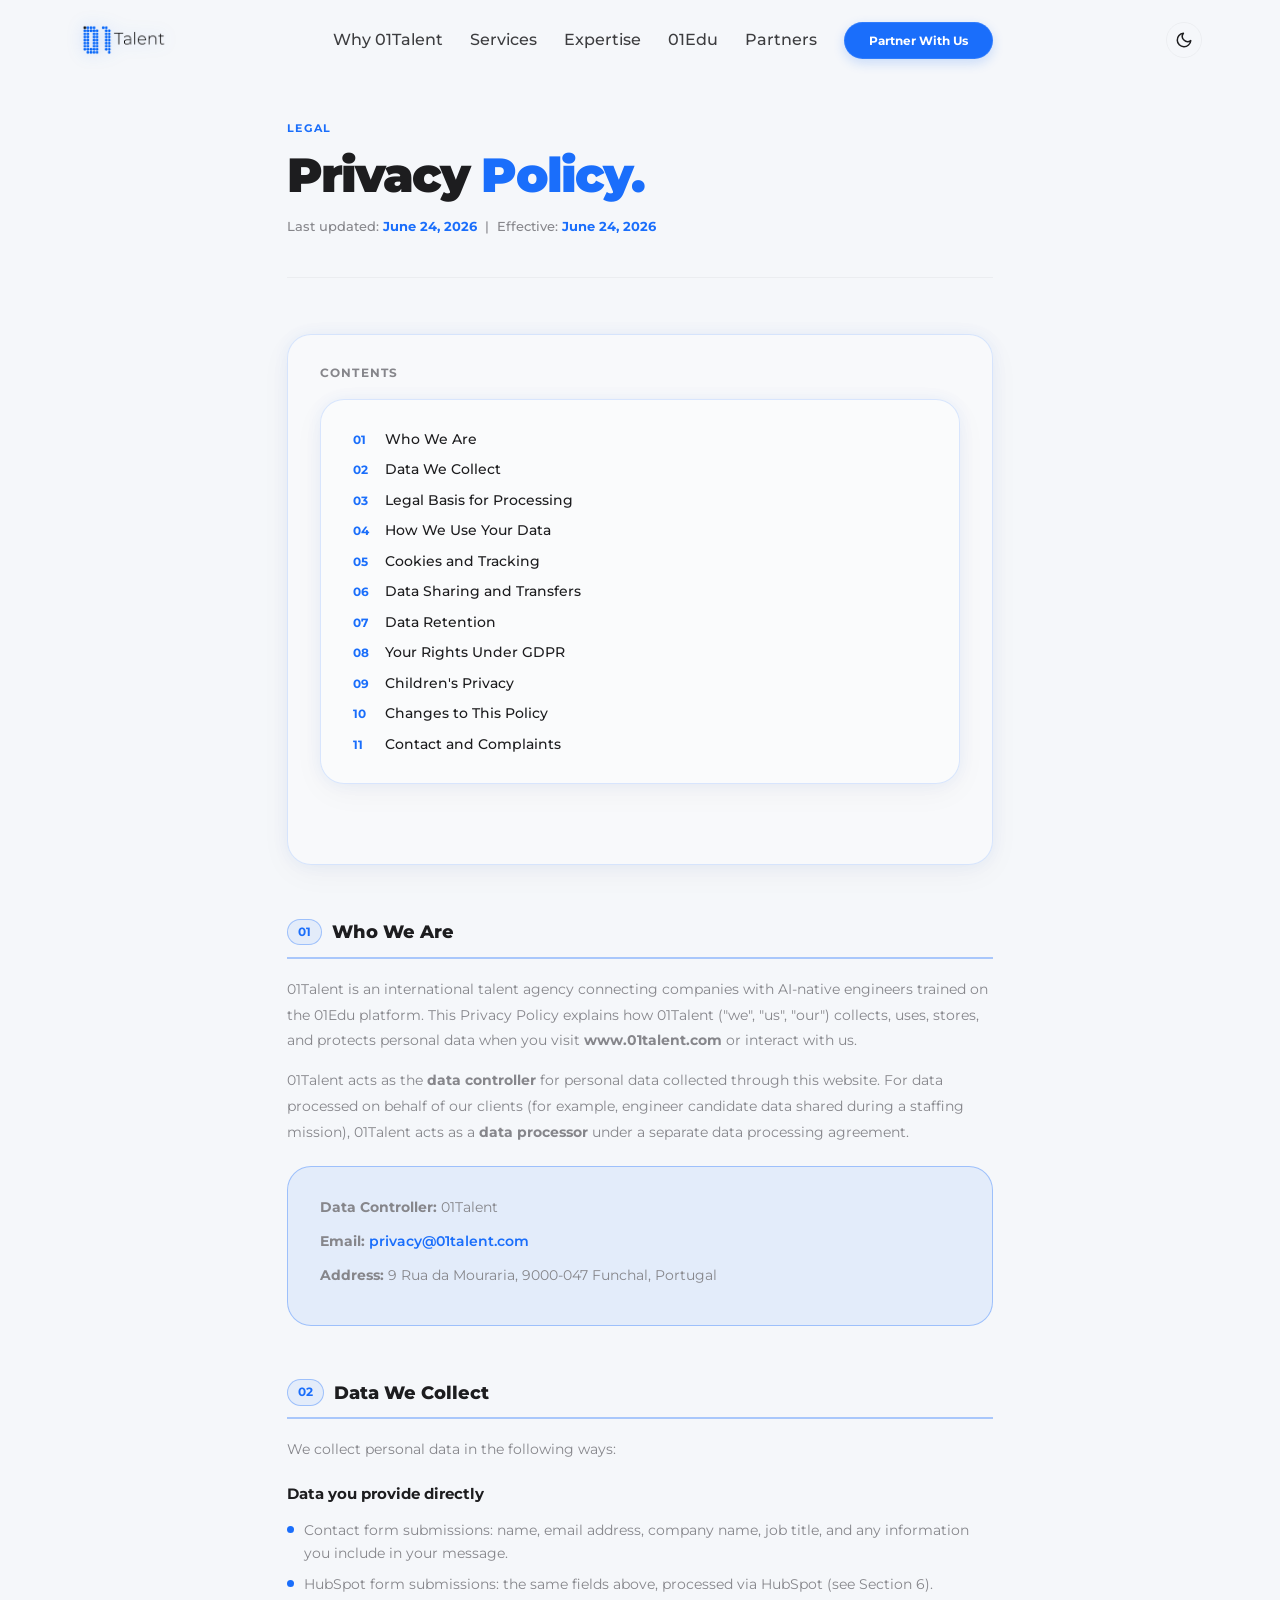
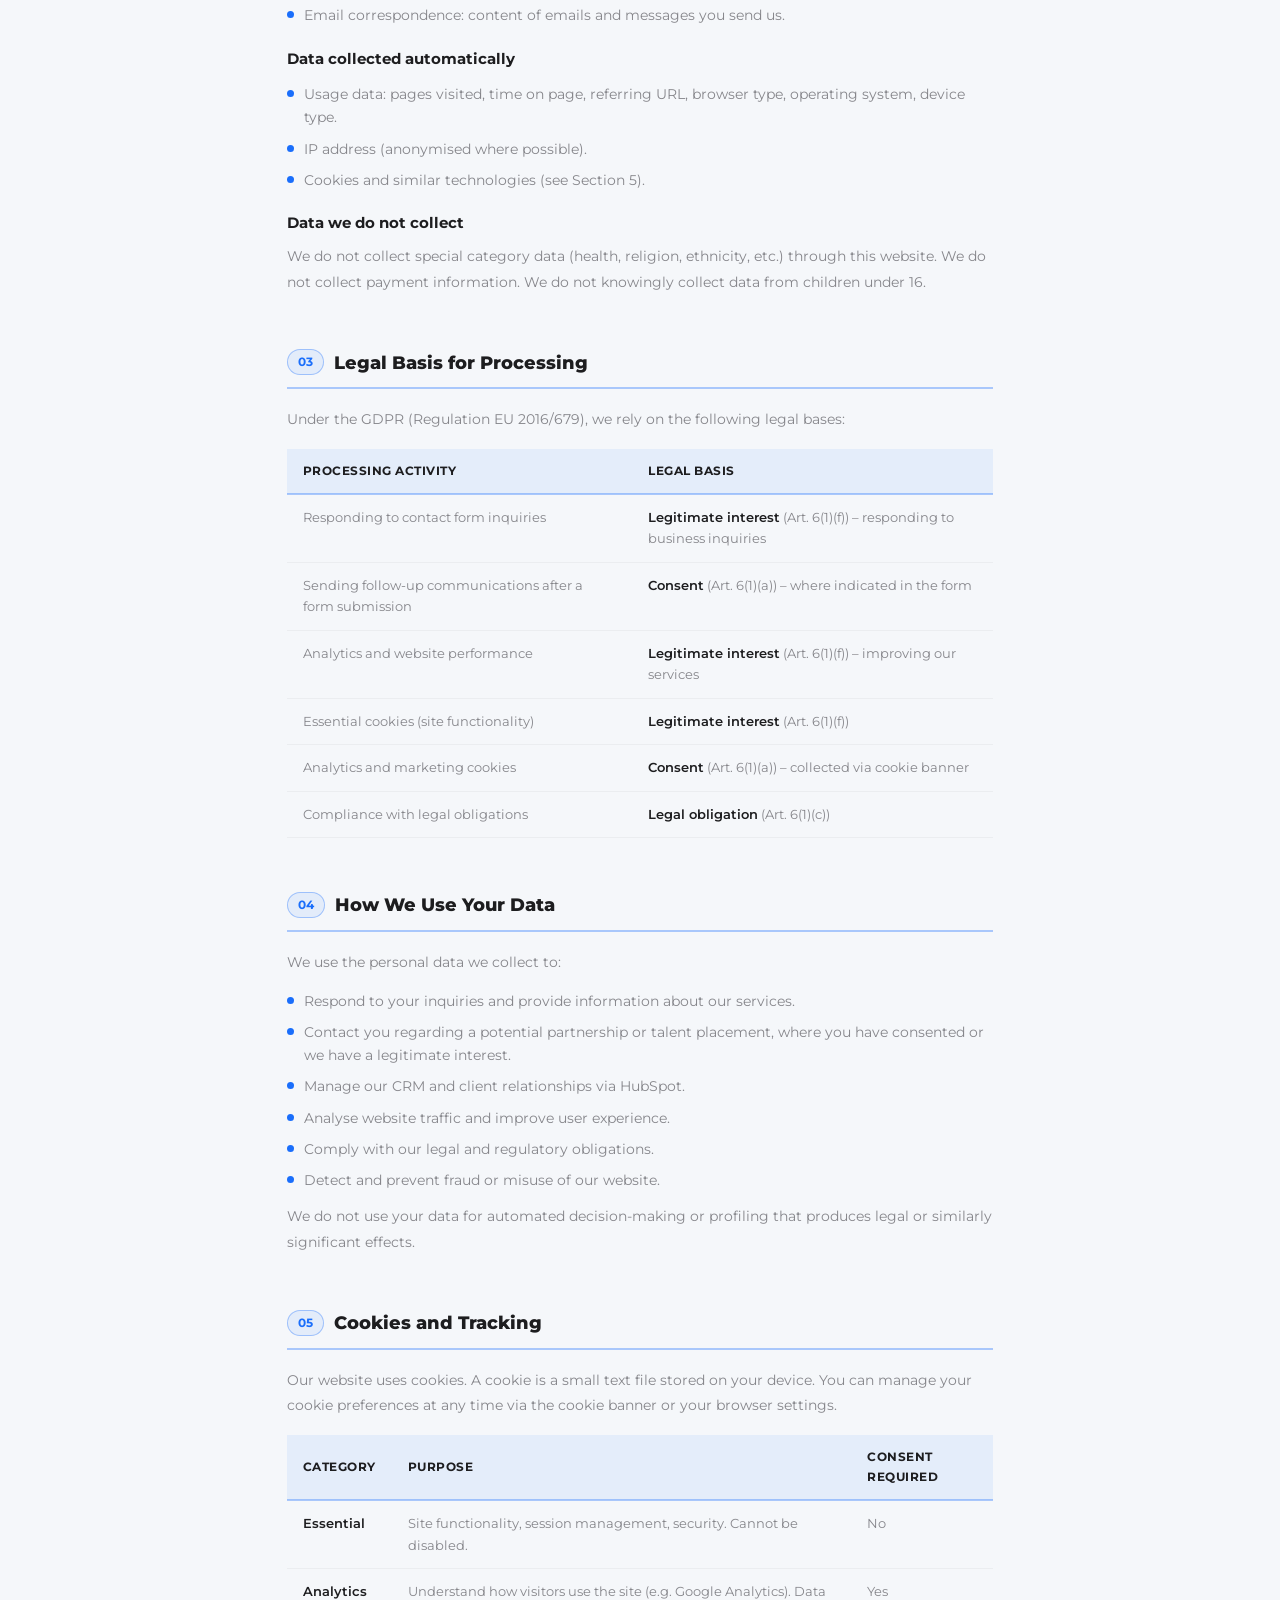
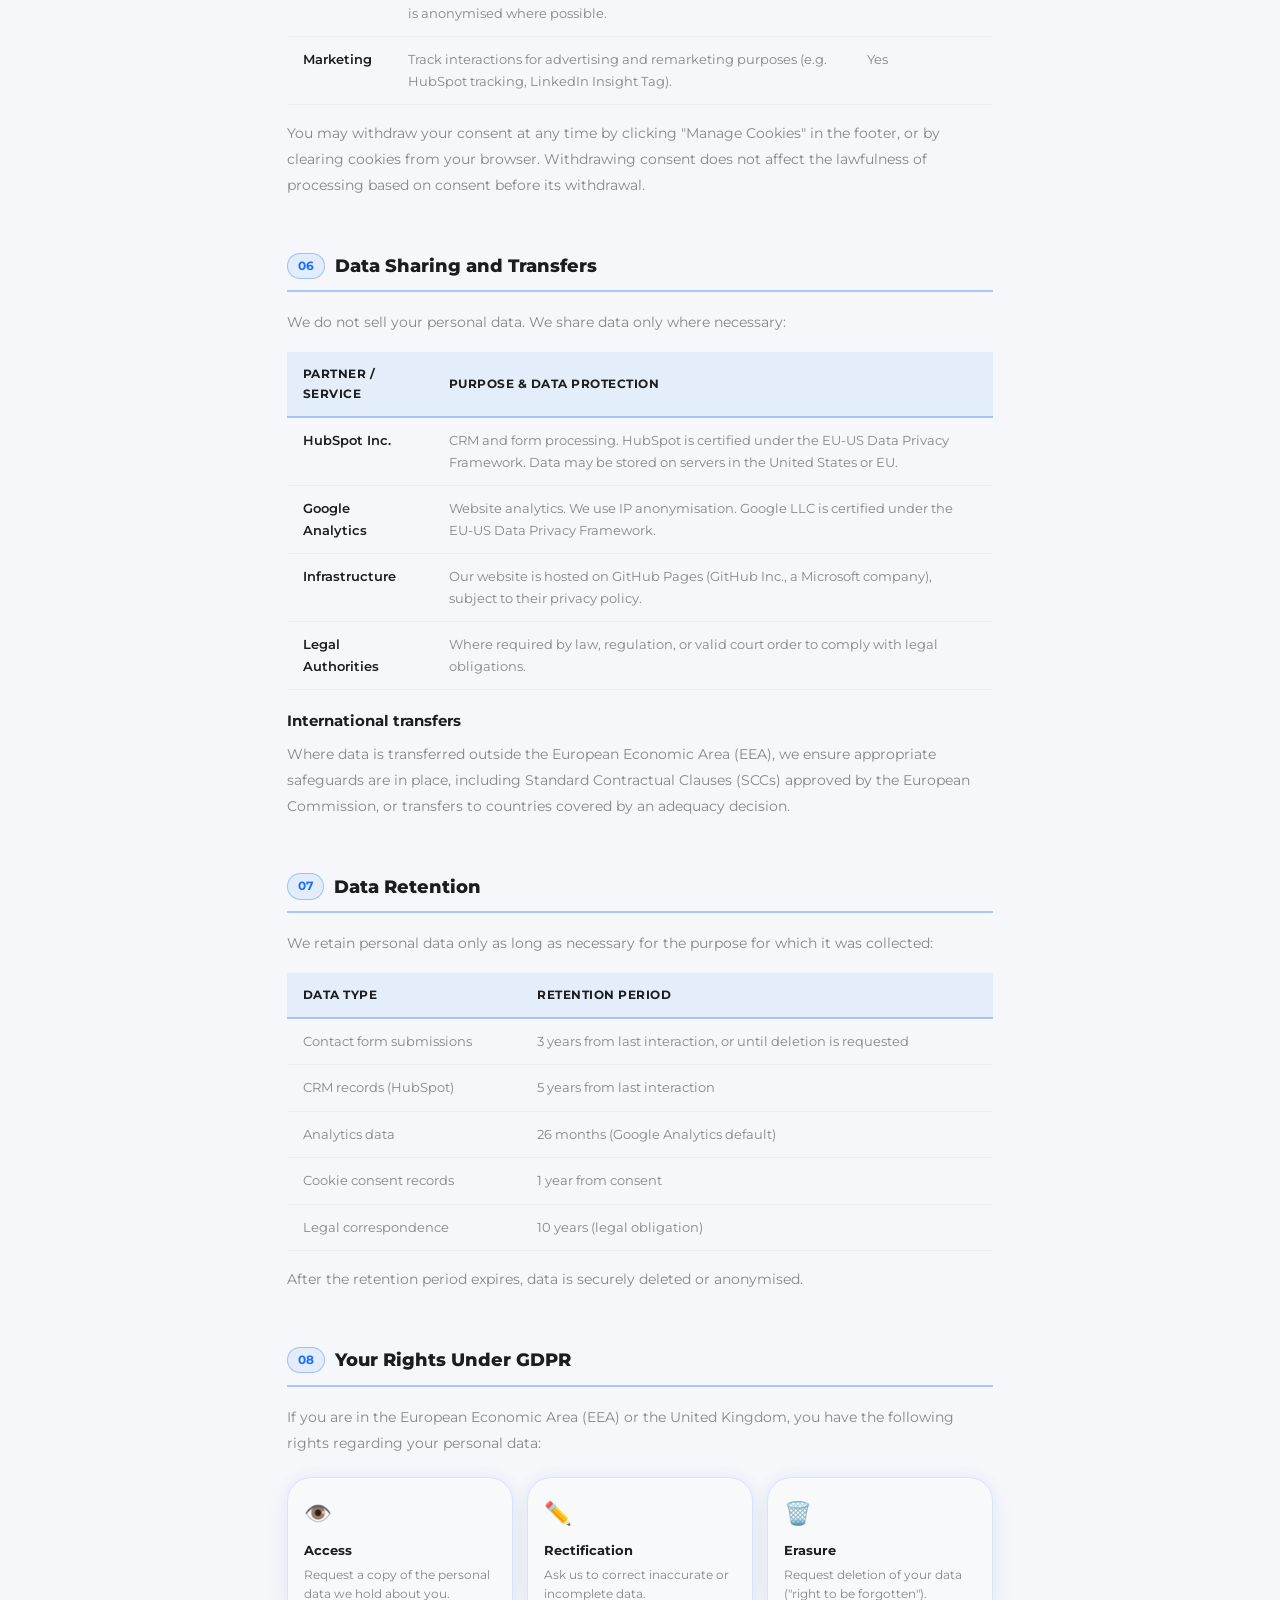
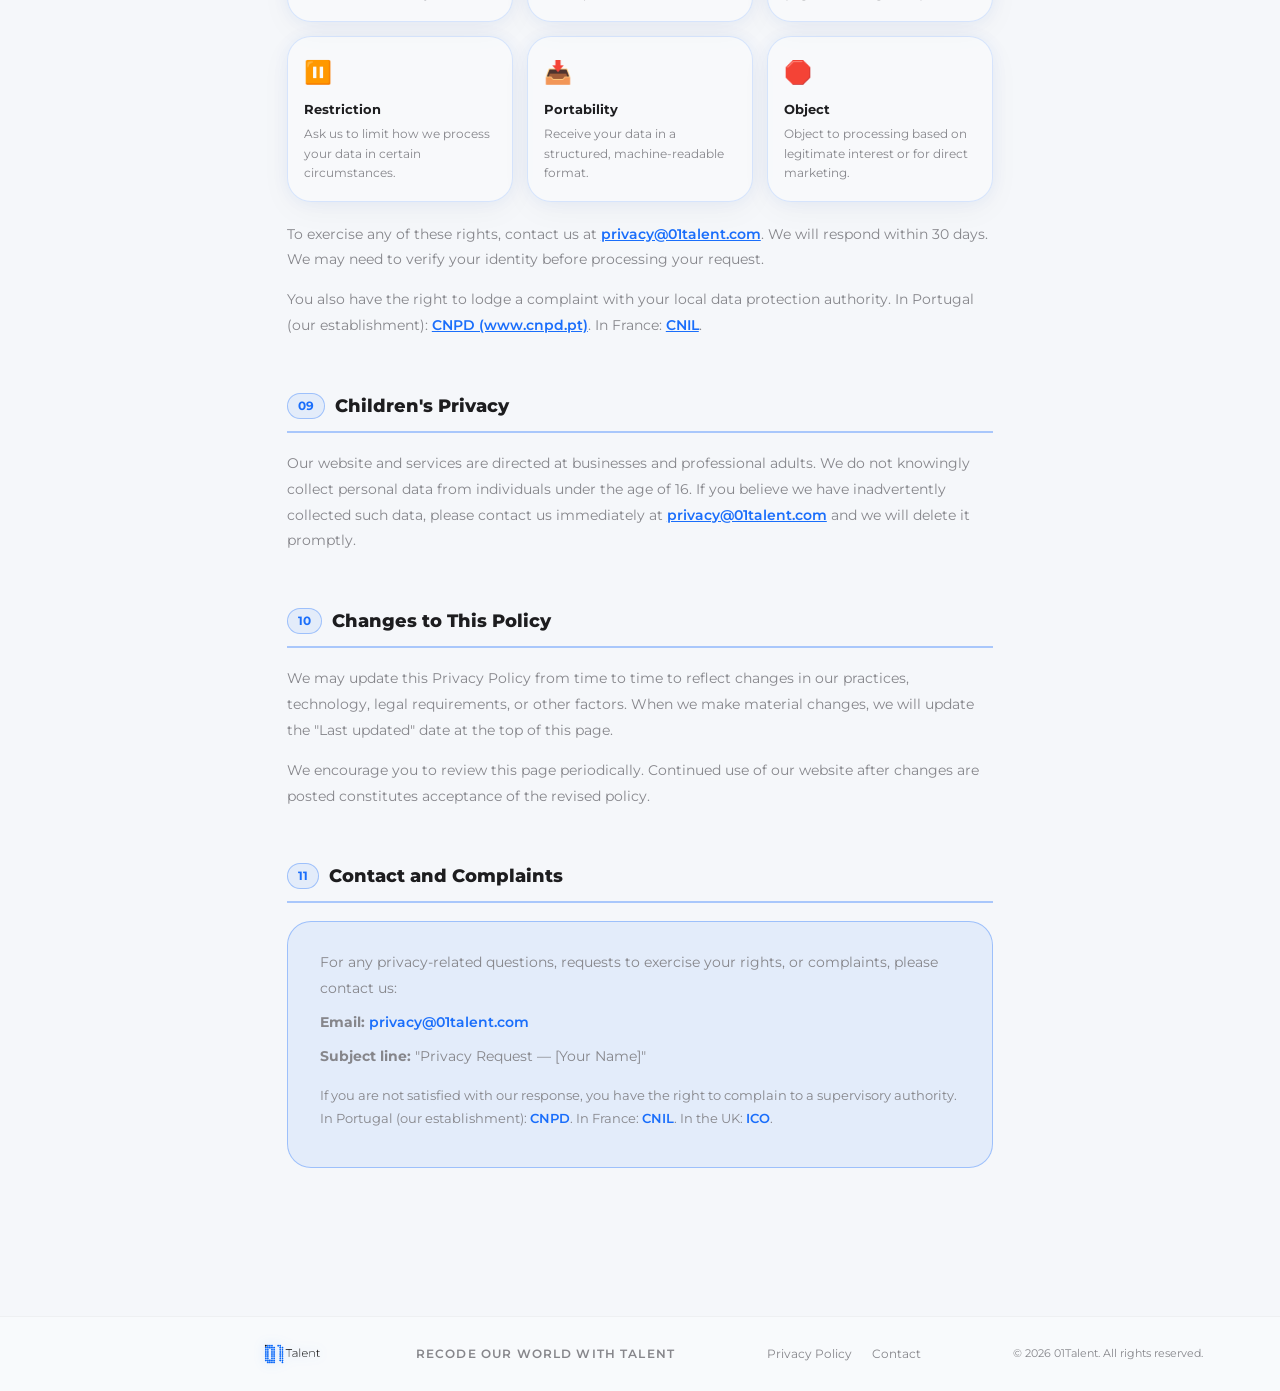
<file: privacy-policy.html>
<!doctype html>
<html lang="en">
  <head>
    <meta charset="UTF-8" />
    <meta name="viewport" content="width=device-width, initial-scale=1.0" />
    <title>Privacy Policy — 01Talent</title>
    <meta
      name="description"
      content="Privacy Policy and GDPR information for 01Talent. Learn how we collect, use, and protect your personal data."
    />
    <meta name="robots" content="index, follow" />
    <link rel="canonical" href="https://www.01talent.com/privacy-policy.html" />

    <link rel="icon" href="images/favicon/favicon.ico" sizes="any" />
    <link
      rel="icon"
      type="image/avif"
      href="images/favicon/favicon-32x32.avif"
    />
    <link
      rel="icon"
      type="image/webp"
      href="images/favicon/favicon-32x32.webp"
    />
    <link rel="icon" type="image/png" href="images/favicon/favicon-32x32.png" />
    <link rel="apple-touch-icon" href="images/favicon/apple-touch-icon.png" />
    <link
      rel="shortcut icon"
      type="image/png"
      href="images/favicon/favicon-32x32.png"
    />
    <link rel="apple-touch-icon" href="images/favicon/favicon-32x32.png" />

    <link rel="preconnect" href="https://fonts.googleapis.com" />
    <link
      href="https://fonts.googleapis.com/css2?family=Montserrat:wght@300;400;500;600;700;800;900&display=swap"
      rel="stylesheet"
    />

    <!-- External CSS -->
    <link rel="stylesheet" href="css/main.css" />

    <!-- External JavaScript -->
    <script src="js/main.js" defer></script>
    <script>
      (function () {
        const theme = localStorage.getItem("theme") || "light";
        document.documentElement.setAttribute("data-theme", theme);
      })();
    </script>
  </head>
  <body>
    <nav>
      <div class="logo">
        <a href="index.html">
          <picture class="logo-light">
            <source srcset="images/logo.avif" type="image/avif" />
            <source srcset="images/logo.webp" type="image/webp" />
            <img src="images/logo.png" alt="01Talent" data-no-lightbox />
          </picture>
          <picture class="logo-dark">
            <source srcset="images/logo_white.avif" type="image/avif" />
            <source srcset="images/logo_white.webp" type="image/webp" />
            <img src="images/logo_white.png" alt="01Talent" data-no-lightbox />
          </picture>
        </a>
      </div>
      <ul>
        <li><a href="index.html#why">Why 01Talent</a></li>
        <li><a href="index.html#hire">Services</a></li>
        <li><a href="index.html#expertise">Expertise</a></li>
        <li><a href="index.html#platform">01Edu</a></li>
        <li><a href="index.html#partners">Partners</a></li>
        <li><a href="index.html#cta" class="nav-cta">Partner With Us</a></li>
      </ul>
      <div class="nav-controls">
        <button
          id="themeToggle"
          class="theme-toggle"
          aria-label="Toggle dark mode"
        >
          <svg
            class="moon-icon"
            viewBox="0 0 24 24"
            fill="none"
            stroke="currentColor"
            stroke-width="2"
            stroke-linecap="round"
            stroke-linejoin="round"
          >
            <path d="M21 12.79A9 9 0 1 1 11.21 3 7 7 0 0 0 21 12.79z"></path>
          </svg>
          <svg
            class="sun-icon"
            viewBox="0 0 24 24"
            fill="none"
            stroke="currentColor"
            stroke-width="2"
            stroke-linecap="round"
            stroke-linejoin="round"
          >
            <circle cx="12" cy="12" r="5"></circle>
            <line x1="12" y1="1" x2="12" y2="3"></line>
            <line x1="12" y1="21" x2="12" y2="23"></line>
            <line x1="4.22" y1="4.22" x2="5.64" y2="5.64"></line>
            <line x1="18.36" y1="18.36" x2="19.78" y2="19.78"></line>
            <line x1="1" y1="12" x2="3" y2="12"></line>
            <line x1="21" y1="12" x2="23" y2="12"></line>
            <line x1="4.22" y1="19.78" x2="5.64" y2="18.36"></line>
            <line x1="18.36" y1="5.64" x2="19.78" y2="4.22"></line>
          </svg>
        </button>
        <button
          class="hamburger"
          id="hamburger"
          aria-label="Menu"
          aria-expanded="false"
        >
          <span></span><span></span><span></span>
        </button>
      </div>
    </nav>

    <div class="mobile-menu" id="mobileMenu">
      <a href="index.html#why" class="mobile-link">Why 01Talent</a>
      <a href="index.html#hire" class="mobile-link">Services</a>
      <a href="index.html#expertise" class="mobile-link">Expertise</a>
      <a href="index.html#platform" class="mobile-link">01Edu</a>
      <a href="index.html#partners" class="mobile-link">Partners</a>
      <a href="index.html#cta" class="nav-cta mobile-link">Partner With Us</a>
    </div>

    <div class="page-wrap">
      <div class="pp-header">
        <div class="pp-label">Legal</div>
        <h1 class="pp-title">Privacy <em>Policy.</em></h1>
        <p class="pp-meta">
          Last updated: <span>June 24, 2026</span> &nbsp;|&nbsp; Effective:
          <span>June 24, 2026</span>
        </p>
      </div>

      <div class="pp-toc">
        <div class="pp-toc-title">Contents</div>
        <ol class="pp-toc">
          <li><a href="#s1">Who We Are</a></li>
          <li><a href="#s2">Data We Collect</a></li>
          <li><a href="#s3">Legal Basis for Processing</a></li>
          <li><a href="#s4">How We Use Your Data</a></li>
          <li><a href="#s5">Cookies and Tracking</a></li>
          <li><a href="#s6">Data Sharing and Transfers</a></li>
          <li><a href="#s7">Data Retention</a></li>
          <li><a href="#s8">Your Rights Under GDPR</a></li>
          <li><a href="#s9">Children's Privacy</a></li>
          <li><a href="#s10">Changes to This Policy</a></li>
          <li><a href="#s11">Contact and Complaints</a></li>
        </ol>
      </div>

      <div class="pp-section" id="s1">
        <div class="pp-section-title">
          <span class="pp-section-num">01</span> Who We Are
        </div>
        <p>
          01Talent is an international talent agency connecting companies with
          AI-native engineers trained on the 01Edu platform. This Privacy Policy
          explains how 01Talent ("we", "us", "our") collects, uses, stores, and
          protects personal data when you visit
          <strong>www.01talent.com</strong> or interact with us.
        </p>
        <p>
          01Talent acts as the <strong>data controller</strong> for personal
          data collected through this website. For data processed on behalf of
          our clients (for example, engineer candidate data shared during a
          staffing mission), 01Talent acts as a
          <strong>data processor</strong> under a separate data processing
          agreement.
        </p>
        <div class="contact-box" style="margin-top: 20px">
          <p><strong>Data Controller:</strong> 01Talent</p>
          <p>
            <strong>Email:</strong>
            <a href="mailto:privacy@01talent.com">privacy@01talent.com</a>
          </p>
          <p>
            <strong>Address:</strong> 9 Rua da Mouraria, 9000-047 Funchal,
            Portugal
          </p>
        </div>
      </div>

      <div class="pp-section" id="s2">
        <div class="pp-section-title">
          <span class="pp-section-num">02</span> Data We Collect
        </div>
        <p>We collect personal data in the following ways:</p>
        <h4>Data you provide directly</h4>
        <ul class="pp-list">
          <li>
            Contact form submissions: name, email address, company name, job
            title, and any information you include in your message.
          </li>
          <li>
            HubSpot form submissions: the same fields above, processed via
            HubSpot (see Section 6).
          </li>
          <li>
            Email correspondence: content of emails and messages you send us.
          </li>
        </ul>
        <h4>Data collected automatically</h4>
        <ul class="pp-list">
          <li>
            Usage data: pages visited, time on page, referring URL, browser
            type, operating system, device type.
          </li>
          <li>IP address (anonymised where possible).</li>
          <li>Cookies and similar technologies (see Section 5).</li>
        </ul>
        <h4>Data we do not collect</h4>
        <p>
          We do not collect special category data (health, religion, ethnicity,
          etc.) through this website. We do not collect payment information. We
          do not knowingly collect data from children under 16.
        </p>
      </div>

      <div class="pp-section" id="s3">
        <div class="pp-section-title">
          <span class="pp-section-num">03</span> Legal Basis for Processing
        </div>
        <p>
          Under the GDPR (Regulation EU 2016/679), we rely on the following
          legal bases:
        </p>
        <div class="pp-table-wrap">
          <table>
            <thead>
              <tr>
                <th>Processing Activity</th>
                <th>Legal Basis</th>
              </tr>
            </thead>
            <tbody>
              <tr>
                <td>Responding to contact form inquiries</td>
                <td>
                  <strong>Legitimate interest</strong> (Art. 6(1)(f)) –
                  responding to business inquiries
                </td>
              </tr>
              <tr>
                <td>
                  Sending follow-up communications after a form submission
                </td>
                <td>
                  <strong>Consent</strong> (Art. 6(1)(a)) – where indicated in
                  the form
                </td>
              </tr>
              <tr>
                <td>Analytics and website performance</td>
                <td>
                  <strong>Legitimate interest</strong> (Art. 6(1)(f)) –
                  improving our services
                </td>
              </tr>
              <tr>
                <td>Essential cookies (site functionality)</td>
                <td><strong>Legitimate interest</strong> (Art. 6(1)(f))</td>
              </tr>
              <tr>
                <td>Analytics and marketing cookies</td>
                <td>
                  <strong>Consent</strong> (Art. 6(1)(a)) – collected via cookie
                  banner
                </td>
              </tr>
              <tr>
                <td>Compliance with legal obligations</td>
                <td><strong>Legal obligation</strong> (Art. 6(1)(c))</td>
              </tr>
            </tbody>
          </table>
        </div>
      </div>

      <div class="pp-section" id="s4">
        <div class="pp-section-title">
          <span class="pp-section-num">04</span> How We Use Your Data
        </div>
        <p>We use the personal data we collect to:</p>
        <ul class="pp-list">
          <li>
            Respond to your inquiries and provide information about our
            services.
          </li>
          <li>
            Contact you regarding a potential partnership or talent placement,
            where you have consented or we have a legitimate interest.
          </li>
          <li>Manage our CRM and client relationships via HubSpot.</li>
          <li>Analyse website traffic and improve user experience.</li>
          <li>Comply with our legal and regulatory obligations.</li>
          <li>Detect and prevent fraud or misuse of our website.</li>
        </ul>
        <p>
          We do not use your data for automated decision-making or profiling
          that produces legal or similarly significant effects.
        </p>
      </div>

      <div class="pp-section" id="s5">
        <div class="pp-section-title">
          <span class="pp-section-num">05</span> Cookies and Tracking
        </div>
        <p>
          Our website uses cookies. A cookie is a small text file stored on your
          device. You can manage your cookie preferences at any time via the
          cookie banner or your browser settings.
        </p>
        <div class="pp-table-wrap">
          <table>
            <thead>
              <tr>
                <th>Category</th>
                <th>Purpose</th>
                <th>Consent Required</th>
              </tr>
            </thead>
            <tbody>
              <tr>
                <td><strong>Essential</strong></td>
                <td>
                  Site functionality, session management, security. Cannot be
                  disabled.
                </td>
                <td>No</td>
              </tr>
              <tr>
                <td><strong>Analytics</strong></td>
                <td>
                  Understand how visitors use the site (e.g. Google Analytics).
                  Data is anonymised where possible.
                </td>
                <td>Yes</td>
              </tr>
              <tr>
                <td><strong>Marketing</strong></td>
                <td>
                  Track interactions for advertising and remarketing purposes
                  (e.g. HubSpot tracking, LinkedIn Insight Tag).
                </td>
                <td>Yes</td>
              </tr>
            </tbody>
          </table>
        </div>
        <p>
          You may withdraw your consent at any time by clicking "Manage Cookies"
          in the footer, or by clearing cookies from your browser. Withdrawing
          consent does not affect the lawfulness of processing based on consent
          before its withdrawal.
        </p>
      </div>

      <div class="pp-section" id="s6">
        <div class="pp-section-title">
          <span class="pp-section-num">06</span> Data Sharing and Transfers
        </div>
        <p>
          We do not sell your personal data. We share data only where necessary:
        </p>

        <div class="pp-table-wrap">
          <table>
            <thead>
              <tr>
                <th>Partner / Service</th>
                <th>Purpose & Data Protection</th>
              </tr>
            </thead>
            <tbody>
              <tr>
                <td><strong>HubSpot Inc.</strong></td>
                <td>
                  CRM and form processing. HubSpot is certified under the EU-US
                  Data Privacy Framework. Data may be stored on servers in the
                  United States or EU.
                </td>
              </tr>
              <tr>
                <td><strong>Google Analytics</strong></td>
                <td>
                  Website analytics. We use IP anonymisation. Google LLC is
                  certified under the EU-US Data Privacy Framework.
                </td>
              </tr>
              <tr>
                <td><strong>Infrastructure</strong></td>
                <td>
                  Our website is hosted on GitHub Pages (GitHub Inc., a
                  Microsoft company), subject to their privacy policy.
                </td>
              </tr>
              <tr>
                <td><strong>Legal Authorities</strong></td>
                <td>
                  Where required by law, regulation, or valid court order to
                  comply with legal obligations.
                </td>
              </tr>
            </tbody>
          </table>
        </div>

        <h4>International transfers</h4>
        <p>
          Where data is transferred outside the European Economic Area (EEA), we
          ensure appropriate safeguards are in place, including Standard
          Contractual Clauses (SCCs) approved by the European Commission, or
          transfers to countries covered by an adequacy decision.
        </p>
      </div>

      <div class="pp-section" id="s7">
        <div class="pp-section-title">
          <span class="pp-section-num">07</span> Data Retention
        </div>
        <p>
          We retain personal data only as long as necessary for the purpose for
          which it was collected:
        </p>
        <div class="pp-table-wrap">
          <table>
            <thead>
              <tr>
                <th>Data Type</th>
                <th>Retention Period</th>
              </tr>
            </thead>
            <tbody>
              <tr>
                <td>Contact form submissions</td>
                <td>
                  3 years from last interaction, or until deletion is requested
                </td>
              </tr>
              <tr>
                <td>CRM records (HubSpot)</td>
                <td>5 years from last interaction</td>
              </tr>
              <tr>
                <td>Analytics data</td>
                <td>26 months (Google Analytics default)</td>
              </tr>
              <tr>
                <td>Cookie consent records</td>
                <td>1 year from consent</td>
              </tr>
              <tr>
                <td>Legal correspondence</td>
                <td>10 years (legal obligation)</td>
              </tr>
            </tbody>
          </table>
        </div>
        <p>
          After the retention period expires, data is securely deleted or
          anonymised.
        </p>
      </div>

      <div class="pp-section" id="s8">
        <div class="pp-section-title">
          <span class="pp-section-num">08</span> Your Rights Under GDPR
        </div>
        <p>
          If you are in the European Economic Area (EEA) or the United Kingdom,
          you have the following rights regarding your personal data:
        </p>
        <div class="rights-grid">
          <div class="right-card">
            <div class="right-card-icon">👁️</div>
            <div class="right-card-title">Access</div>
            <div class="right-card-desc">
              Request a copy of the personal data we hold about you.
            </div>
          </div>
          <div class="right-card">
            <div class="right-card-icon">✏️</div>
            <div class="right-card-title">Rectification</div>
            <div class="right-card-desc">
              Ask us to correct inaccurate or incomplete data.
            </div>
          </div>
          <div class="right-card">
            <div class="right-card-icon">🗑️</div>
            <div class="right-card-title">Erasure</div>
            <div class="right-card-desc">
              Request deletion of your data ("right to be forgotten").
            </div>
          </div>
          <div class="right-card">
            <div class="right-card-icon">⏸️</div>
            <div class="right-card-title">Restriction</div>
            <div class="right-card-desc">
              Ask us to limit how we process your data in certain circumstances.
            </div>
          </div>
          <div class="right-card">
            <div class="right-card-icon">📥</div>
            <div class="right-card-title">Portability</div>
            <div class="right-card-desc">
              Receive your data in a structured, machine-readable format.
            </div>
          </div>
          <div class="right-card">
            <div class="right-card-icon">🛑</div>
            <div class="right-card-title">Object</div>
            <div class="right-card-desc">
              Object to processing based on legitimate interest or for direct
              marketing.
            </div>
          </div>
        </div>
        <p style="margin-top: 20px">
          To exercise any of these rights, contact us at
          <a
            href="mailto:privacy@01talent.com"
            style="color: var(--blue); font-weight: 600"
            >privacy@01talent.com</a
          >. We will respond within 30 days. We may need to verify your identity
          before processing your request.
        </p>
        <p>
          You also have the right to lodge a complaint with your local data
          protection authority. In Portugal (our establishment):
          <a
            href="https://www.cnpd.pt"
            target="_blank"
            rel="noopener"
            style="color: var(--blue); font-weight: 600"
            >CNPD (www.cnpd.pt)</a
          >. In France:
          <a
            href="https://www.cnil.fr"
            target="_blank"
            rel="noopener"
            style="color: var(--blue); font-weight: 600"
            >CNIL</a
          >.
        </p>
      </div>

      <div class="pp-section" id="s9">
        <div class="pp-section-title">
          <span class="pp-section-num">09</span> Children's Privacy
        </div>
        <p>
          Our website and services are directed at businesses and professional
          adults. We do not knowingly collect personal data from individuals
          under the age of 16. If you believe we have inadvertently collected
          such data, please contact us immediately at
          <a
            href="mailto:privacy@01talent.com"
            style="color: var(--blue); font-weight: 600"
            >privacy@01talent.com</a
          >
          and we will delete it promptly.
        </p>
      </div>

      <div class="pp-section" id="s10">
        <div class="pp-section-title">
          <span class="pp-section-num">10</span> Changes to This Policy
        </div>
        <p>
          We may update this Privacy Policy from time to time to reflect changes
          in our practices, technology, legal requirements, or other factors.
          When we make material changes, we will update the "Last updated" date
          at the top of this page.
        </p>
        <p>
          We encourage you to review this page periodically. Continued use of
          our website after changes are posted constitutes acceptance of the
          revised policy.
        </p>
      </div>

      <div class="pp-section" id="s11">
        <div class="pp-section-title">
          <span class="pp-section-num">11</span> Contact and Complaints
        </div>
        <div class="contact-box">
          <p>
            For any privacy-related questions, requests to exercise your rights,
            or complaints, please contact us:
          </p>
          <p>
            <strong>Email:</strong>
            <a href="mailto:privacy@01talent.com">privacy@01talent.com</a>
          </p>
          <p><strong>Subject line:</strong> "Privacy Request — [Your Name]"</p>
          <p style="margin-top: 14px; font-size: 0.82rem">
            If you are not satisfied with our response, you have the right to
            complain to a supervisory authority. In Portugal (our
            establishment):
            <a href="https://www.cnpd.pt" target="_blank" rel="noopener">CNPD</a
            >. In France:
            <a href="https://www.cnil.fr" target="_blank" rel="noopener">CNIL</a
            >. In the UK:
            <a href="https://ico.org.uk" target="_blank" rel="noopener">ICO</a>.
          </p>
        </div>
      </div>
    </div>

    <footer>
      <picture class="logo-light">
        <source srcset="images/logo.avif" type="image/avif" />
        <source srcset="images/logo.webp" type="image/webp" />
        <img src="images/logo.png" alt="01Talent" data-no-lightbox />
      </picture>
      <picture class="logo-dark">
        <source srcset="images/logo_white.avif" type="image/avif" />
        <source srcset="images/logo_white.webp" type="image/webp" />
        <img src="images/logo_white.png" alt="01Talent" data-no-lightbox />
      </picture>
      <div class="footer-tagline">Recode Our World With Talent</div>
      <div class="footer-links-wrap">
        <a href="privacy-policy.html" class="footer-link">Privacy Policy</a>
        <a href="index.html#cta" class="footer-link">Contact</a>
      </div>
      <div class="copy">© 2026 01Talent. All rights reserved.</div>
    </footer>
  </body>
</html>
</file>
<file: css/main.css>
/* * File: css/main.css
 * Context: Global stylesheet for 01Talent website with Dual-Theme support.
 */

*,
*::before,
*::after {
  box-sizing: border-box;
  margin: 0;
  padding: 0;
}
html {
  scroll-behavior: smooth;
  background: var(--bg);
}

/* --- Theme Variables --- */
:root {
  /* Common */
  --blue: #1a6efb;
  --blue-light: #4a8ff5;
  --blue-faint: rgba(26, 110, 251, 0.08);
  --blue-border: rgba(26, 110, 251, 0.35);
  --transition-func: cubic-bezier(0.4, 0, 0.2, 1);
  --transition: 0.3s var(--transition-func);
  --radius-card: 24px;
  --radius-btn: 100px;
  --glass-blur: blur(20px) saturate(180%);

  /* Spacing */
  --space-section: 120px;
  --space-xs: 8px;
  --space-sm: 16px;
  --space-md: 24px;
  --space-lg: 32px;
  --space-xl: 48px;
  --container-max: 1440px;

  /* Typography Scale */
  --font-xs: 0.75rem;
  --font-sm: 0.875rem;
  --font-base: 1rem;
  --font-md: 1.125rem;
  --font-lg: 1.25rem;
  --font-xl: 1.5rem;
  --font-2xl: clamp(1.5rem, 4vw, 2.25rem);
  --font-3xl: clamp(2rem, 5vw, 3rem);
  --font-hero: clamp(2.25rem, 6vw, 4rem);

  /* Light Theme (Default) */
  --bg: #f5f7fa;
  --bg2: rgba(255, 255, 255, 0.3);
  --bg3: #f1f5f9;
  --border: rgba(0, 0, 0, 0.04);
  --border-glass: rgba(26, 110, 251, 0.15);
  --text: #1d1d1f;
  --muted: #86868b;
  --nav-bg: rgba(255, 255, 255, 0.7);
  --card-bg: rgba(255, 255, 255, 0.3);
  --form-bg: rgba(255, 255, 255, 0.4);
  --btn-text: #ffffff;

  /* Shadows */
  --shadow: 0 8px 32px rgba(0, 0, 0, 0.04), 0 0 16px rgba(26, 110, 251, 0.06);
  --shadow-hover:
    0 20px 48px rgba(0, 0, 0, 0.08), 0 0 24px rgba(26, 110, 251, 0.15);
  --shadow-glow: 0 0 20px rgba(26, 110, 251, 0.3);

  /* Logo filter variables */
  --logo-glow: drop-shadow(0 2px 4px rgba(0, 0, 0, 0.05));
  --logo-glow-hover: drop-shadow(0 4px 8px rgba(26, 110, 251, 0.15));
}

/* Dark Theme */
[data-theme="dark"] {
  --bg: #0b0f1a;
  --bg2: #141a2b;
  --bg3: #1a2236;
  --border: rgba(255, 255, 255, 0.08);
  --border-glass: rgba(26, 110, 251, 0.25);
  --text: #ffffff;
  --muted: #b0bfc1;
  --nav-bg: rgba(11, 15, 26, 0.85);
  --card-bg: rgba(20, 26, 43, 0.6);
  --form-bg: rgba(150, 200, 255, 0.45);
  --btn-text: #ffffff;

  /* Dark mode shadows */
  --shadow: 0 12px 40px rgba(0, 0, 0, 0.4), 0 0 16px rgba(26, 110, 251, 0.12);
  --shadow-hover:
    0 24px 60px rgba(0, 0, 0, 0.5), 0 0 25px rgba(26, 110, 251, 0.25);
  --logo-glow: drop-shadow(0 0 4px rgba(255, 255, 255, 0.3));
  --logo-glow-hover: drop-shadow(0 0 10px rgba(255, 255, 255, 0.5));
}

body {
  font-family: "Montserrat", sans-serif;
  background: var(--bg);
  color: var(--text);
  overflow-x: hidden;
  line-height: 1.6;
  transition:
    background-color var(--transition),
    color var(--transition);
}

picture {
  display: contents;
}

/* Theme logo toggling */
.logo-dark {
  display: none;
}
[data-theme="dark"] .logo-light {
  display: none;
}
[data-theme="dark"] .logo-dark {
  display: contents;
}

/* ==========================================================================
   NAVIGATION (Dynamic Scroll States)
   ========================================================================== */

/* State 1: At Top of Page (Full Width, Transparent) */
nav {
  position: fixed;
  top: 0;
  left: 0;
  right: 0;
  z-index: 100;
  padding: 0 6vw;
  height: 80px;
  display: flex;
  align-items: center;
  justify-content: space-between;
  background: transparent;
  backdrop-filter: none;
  -webkit-backdrop-filter: none;
  border: 1px solid transparent;
  border-radius: 0;
  transition: all 0.4s cubic-bezier(0.4, 0, 0.2, 1);
}

/* State 2: Scrolled (Floating Pill) */
nav.nav-scrolled {
  top: 20px;
  left: 6vw;
  right: 6vw;
  padding: 0 32px;
  height: 64px;
  background: var(--nav-bg);
  backdrop-filter: var(--glass-blur);
  -webkit-backdrop-filter: var(--glass-blur);
  border-color: var(--border-glass);
  border-radius: 100px;
  box-shadow: var(--shadow);
}

.logo a {
  display: block;
  line-height: 0;
}
.logo img {
  height: 38px;
  width: auto;
  display: block;
  filter: drop-shadow(0 0 8px rgba(26, 110, 251, 0.25));
  transition: filter var(--transition);
}
.logo a:hover img {
  filter: drop-shadow(0 0 12px rgba(26, 110, 251, 0.45));
}
nav ul {
  list-style: none;
  display: flex;
  align-items: center;
  gap: 1.7rem;
}
.hamburger {
  display: none;
}
nav ul a {
  text-decoration: none;
  color: var(--text);
  opacity: 0.85; /* Darker than gray but adapts to theme */
  font-size: 0.98rem;
  font-weight: 500;
  transition:
    color var(--transition),
    text-shadow var(--transition),
    opacity var(--transition);
}
nav ul a:hover {
  color: var(--blue);
  opacity: 1;
  text-shadow: 0 0 12px rgba(26, 110, 251, 0.4);
}

/* Theme Toggle */
.theme-toggle {
  background: none;
  border: 1px solid var(--border);
  color: var(--text);
  cursor: pointer;
  padding: 8px;
  border-radius: 50%;
  display: flex;
  align-items: center;
  justify-content: center;
  transition:
    background-color var(--transition),
    border-color var(--transition),
    color var(--transition);
  margin-left: 10px;
}
.theme-toggle:hover {
  background: var(--blue-faint);
  border-color: var(--blue);
}
.theme-toggle svg {
  width: 18px;
  height: 18px;
}
.nav-controls {
  display: flex;
  align-items: center;
}
[data-theme="dark"] .sun-icon {
  display: block;
}
[data-theme="dark"] .moon-icon {
  display: none;
}
[data-theme="dark"] .logo img {
  filter: drop-shadow(0 0 10px rgba(26, 110, 251, 0.45));
}
.sun-icon {
  display: none;
}
.moon-icon {
  display: block;
}

.nav-cta {
  background-color: var(--blue);
  color: var(--btn-text) !important;
  opacity: 1 !important;
  text-shadow: none !important;
  padding: 10px 24px;
  border-radius: var(--radius-btn);
  font-weight: 700 !important;
  font-size: var(--font-xs) !important;
  box-shadow: 0 4px 12px rgba(26, 110, 251, 0.2);
  border: 1px solid rgba(255, 255, 255, 0.1);
  transition:
    background-color var(--transition),
    box-shadow var(--transition),
    border-color var(--transition);
}
.nav-cta:hover {
  background-color: var(--blue-light) !important;
  box-shadow: 0 8px 20px rgba(26, 110, 251, 0.3);
}

/* ==========================================================================
   BUTTONS
   ========================================================================== */
.btn-primary {
  background-color: var(--blue);
  color: var(--btn-text);
  padding: 14px 32px;
  border-radius: var(--radius-btn);
  text-decoration: none;
  font-weight: 700;
  font-size: var(--font-sm);
  box-shadow: 0 6px 20px rgba(26, 110, 251, 0.15);
  border: 1px solid rgba(255, 255, 255, 0.1);
  transition:
    background-color var(--transition),
    box-shadow var(--transition),
    border-color var(--transition);
  display: inline-flex;
  align-items: center;
  gap: var(--space-xs);
}
.btn-primary-inline {
  display: inline-flex;
}
.btn-primary:hover {
  background-color: var(--blue-light);
  box-shadow: 0 12px 32px rgba(26, 110, 251, 0.25);
}
.btn-ghost {
  background: transparent;
  border: 1px solid var(--border-glass);
  backdrop-filter: var(--glass-blur);
  -webkit-backdrop-filter: var(--glass-blur);
  color: var(--text);
  padding: 14px 32px;
  border-radius: var(--radius-btn);
  text-decoration: none;
  font-weight: 600;
  font-size: var(--font-sm);
  transition:
    background-color var(--transition),
    border-color var(--transition),
    color var(--transition);
}
.btn-ghost:hover {
  border-color: var(--blue);
  background: var(--blue-faint);
}

/* ==========================================================================
   GLOBAL SECTION TYPOGRAPHY & LAYOUT
   ========================================================================== */
section {
  padding: var(--space-section) 6vw;
  max-width: var(--container-max);
  margin: 0 auto;
}
.section-label {
  font-size: var(--font-xs);
  font-weight: 700;
  letter-spacing: 0.14em;
  text-transform: uppercase;
  color: var(--blue);
  margin-bottom: var(--space-sm);
}
h2 {
  font-size: var(--font-3xl);
  font-weight: 800;
  letter-spacing: -0.03em;
  color: var(--text);
  line-height: 1.1;
}
h2 em {
  font-style: normal;
  color: var(--blue);
}
.section-sub {
  margin-top: var(--space-sm);
  color: var(--muted);
  max-width: min(580px, 100%);
  font-size: var(--font-sm);
  line-height: 1.7;
}
.section-sub-no-margin {
  margin-bottom: 0;
}

/* Cards */
.card {
  background: var(--card-bg);
  backdrop-filter: var(--glass-blur);
  -webkit-backdrop-filter: var(--glass-blur);
  border: 1px solid var(--border-glass);
  border-radius: var(--radius-card);
  padding: var(--space-xl);
  transition:
    transform var(--transition),
    box-shadow var(--transition),
    border-color var(--transition),
    background-color var(--transition);
  box-shadow: var(--shadow);
}
.card-bespoke {
  background: var(--blue-faint);
  border-color: var(--blue-border);
}
.card:hover {
  transform: translateY(-5px);
  box-shadow: var(--shadow-hover);
  border-color: var(--blue-border);
}
.card-title {
  font-size: var(--font-base);
  font-weight: 700;
  color: var(--text);
  margin-bottom: var(--space-xs);
}
.card-desc {
  color: var(--muted);
  font-size: var(--font-sm);
  line-height: 1.65;
}

/* Animations */
@keyframes fadeUp {
  from {
    opacity: 0;
    transform: translateY(22px);
  }
  to {
    opacity: 1;
    transform: translateY(0);
  }
}
.reveal {
  opacity: 0;
  transform: translateY(26px);
  transition:
    opacity 0.7s ease,
    transform 0.7s ease;
}
.reveal.visible {
  opacity: 1;
  transform: translateY(0);
}

/* ==========================================================================
   HOMEPAGE SPECIFIC
   ========================================================================== */
#hero {
  min-height: 100vh;
  padding: 0 6vw;
  display: flex;
  align-items: center;
  position: relative;
  overflow: hidden;
  background: var(--bg);
}
#hero::before {
  content: "";
  position: absolute;
  inset: 0;
  background: radial-gradient(
    circle at 50% 50%,
    transparent 0%,
    var(--bg) 100%
  );
  z-index: 1;
  pointer-events: none;
}
.hero-grid {
  position: absolute;
  inset: 0;
  pointer-events: none;
  background-image:
    linear-gradient(var(--blue-border) 1px, transparent 1px),
    linear-gradient(90deg, var(--blue-border) 1px, transparent 1px);
  background-size: 40px 40px;
  mask-image: radial-gradient(circle at 50% 50%, black, transparent 80%);
  opacity: 0.25;
}
.hero-blob {
  position: absolute;
  pointer-events: none;
  width: 800px;
  height: 800px;
  background: radial-gradient(
    circle,
    rgba(26, 110, 251, 0.15) 0%,
    transparent 70%
  );
  top: -200px;
  right: -200px;
  animation: blobFloat 20s infinite alternate ease-in-out;
  z-index: 0;
}
.hero-blob-2 {
  position: absolute;
  pointer-events: none;
  width: 600px;
  height: 600px;
  background: radial-gradient(
    circle,
    rgba(26, 110, 251, 0.1) 0%,
    transparent 70%
  );
  bottom: -100px;
  left: -100px;
  animation: blobFloat 25s infinite alternate-reverse ease-in-out;
  z-index: 0;
}
@keyframes blobFloat {
  0% {
    transform: translate(0, 0) scale(1) rotate(0deg);
    border-radius: 60% 40% 30% 70% / 60% 30% 70% 40%;
  }
  33% {
    transform: translate(10%, -10%) scale(1.1) rotate(120deg);
    border-radius: 30% 60% 70% 40% / 50% 60% 30% 60%;
  }
  66% {
    transform: translate(-5%, 15%) scale(0.9) rotate(240deg);
    border-radius: 60% 40% 30% 70% / 60% 30% 70% 40%;
  }
  100% {
    transform: translate(0, 0) scale(1) rotate(360deg);
    border-radius: 60% 40% 30% 70% / 60% 30% 70% 40%;
  }
}
.marketplace-headline {
  font-size: clamp(1.8rem, 3.2vw, 3.6rem);
  font-weight: 900;
  line-height: 1.05;
  letter-spacing: -0.04em;
  color: var(--text);
  animation: fadeUp 0.7s 0.1s ease both;
  margin-bottom: 20px;
}
.marketplace-headline em {
  font-style: normal;
  color: var(--blue);
}
.hero-sub {
  margin-top: 22px;
  font-size: 1rem;
  color: var(--muted);
  max-width: 560px;
  line-height: 1.7;
  animation: fadeUp 0.7s 0.2s ease both;
}
.hero-actions {
  margin-top: 38px;
  display: flex;
  gap: 12px;
  flex-wrap: wrap;
  animation: fadeUp 0.7s 0.3s ease both;
}
.hero-stats {
  display: flex;
  gap: 48px;
  margin-top: 64px;
  flex-wrap: wrap;
  padding-top: 36px;
  border-top: 1px solid var(--border);
  animation: fadeUp 0.7s 0.4s ease both;
}
.stat-num {
  font-size: 2.2rem;
  font-weight: 800;
  color: var(--text);
  line-height: 1;
}
.stat-num span {
  color: var(--blue);
}
.stat-label {
  font-size: 0.7rem;
  color: var(--muted);
  margin-top: 4px;
  font-weight: 500;
}
.hero-inner {
  position: relative;
  z-index: 2;
  width: 100%;
  display: flex;
  align-items: center;
  gap: 64px;
  padding-top: 80px;
  padding-bottom: 48px;
}
.hero-text {
  flex: 1;
  min-width: 0;
}
.hero-photo-wrap {
  flex-shrink: 0;
  width: 560px;
}
.hero-photo-wrap img {
  width: 100%;
  border-radius: var(--radius-card);
  object-fit: cover;
  height: 380px;
  box-shadow: 0 20px 50px rgba(0, 0, 0, 0.3);
}
.hero-photo-mobile {
  display: none;
}
.hero-photo-mobile img {
  width: 100%;
  border-radius: var(--radius-card);
  object-fit: cover;
  height: 220px;
  box-shadow: 0 12px 32px rgba(0, 0, 0, 0.3);
  display: block;
}

/* Why Section */
#why {
  background: var(--bg);
}
.why-intro {
  display: flex;
  gap: 56px;
  align-items: center;
  flex-wrap: wrap;
  margin-bottom: 52px;
}
.why-intro-text {
  flex: 1;
  min-width: 280px;
}
.why-intro img {
  width: 100%;
  max-width: 420px;
  height: 320px;
  object-fit: cover;
  border-radius: var(--radius-card);
  box-shadow: 0 8px 28px rgba(0, 0, 0, 0.3);
  flex-shrink: 0;
}
.why-grid {
  display: grid;
  grid-template-columns: repeat(2, 1fr);
  gap: 20px;
  margin-top: 52px;
}
.why-grid .card-title {
  color: var(--blue);
}
.why-grid .card.card-highlight {
  grid-column: 1 / -1;
  background: var(--blue-faint);
  border-color: var(--blue-border);
  display: flex;
  align-items: center;
  gap: 24px;
}
.why-grid .card.card-highlight .why-num {
  margin-bottom: 0;
  flex-shrink: 0;
  font-size: 2.6rem;
}
.why-grid .card.card-highlight .why-card-text {
  flex: 1;
}
.why-num {
  font-size: 2rem;
  font-weight: 800;
  color: var(--blue);
  opacity: 0.15;
  margin-bottom: 12px;
  line-height: 1;
}

/* Services / Hire Section */
#hire {
  background: var(--bg2);
}
.hire-inner {
  display: grid;
  grid-template-columns: 1fr 1fr;
  gap: 72px;
  align-items: center;
  margin-top: 52px;
}
.hire-inner img {
  width: 100%;
  border-radius: var(--radius-card);
  object-fit: cover;
  height: 320px;
  box-shadow: 0 12px 36px rgba(0, 0, 0, 0.4);
  margin-top: 28px;
  display: block;
}
.hire-lead {
  font-size: 1rem;
  color: var(--muted);
  line-height: 1.75;
  margin-bottom: 36px;
  margin-top: 28px;
}
.scenario-grid {
  display: flex;
  flex-direction: column;
  gap: 16px;
}
.scenario {
  background: var(--card-bg);
  backdrop-filter: var(--glass-blur);
  -webkit-backdrop-filter: var(--glass-blur);
  border: 1px solid var(--border-glass);
  border-radius: var(--radius-card);
  padding: 24px;
  display: flex;
  gap: 16px;
  align-items: flex-start;
  transition:
    border-color var(--transition),
    background-color var(--transition),
    box-shadow var(--transition);
  box-shadow: var(--shadow);
}
.scenario:hover {
  border-color: var(--blue-border);
  box-shadow: var(--shadow-hover);
}
.scenario-dot {
  width: 10px;
  height: 10px;
  border-radius: 50%;
  background: var(--blue);
  flex-shrink: 0;
  margin-top: 5px;
}
.scenario-text strong {
  display: block;
  color: var(--blue);
  font-size: 0.92rem;
  font-weight: 700;
  margin-bottom: 4px;
}
.scenario-text span {
  color: var(--muted);
  font-size: 0.84rem;
  line-height: 1.6;
}

/* Centers / Locations & Modern Flags */
#centers {
  background: var(--bg);
}
.centers-grid {
  display: grid;
  grid-template-columns: repeat(5, 1fr);
  gap: 16px;
  margin-top: 48px;
}
.center-card {
  background: var(--card-bg);
  backdrop-filter: var(--glass-blur);
  -webkit-backdrop-filter: var(--glass-blur);
  border: 1px solid var(--border-glass);
  border-radius: var(--radius-card);
  padding: 28px 20px;
  text-align: center;
  transition:
    transform var(--transition),
    box-shadow var(--transition),
    border-color var(--transition),
    background-color var(--transition);
  position: relative;
  overflow: hidden;
  box-shadow: var(--shadow);
}
.center-card::after {
  content: "";
  position: absolute;
  bottom: 0;
  left: 0;
  right: 0;
  height: 3px;
  background: var(--blue);
  transform: scaleX(0);
  transform-origin: center;
  transition: transform var(--transition);
}
.center-card:hover {
  transform: translateY(-6px);
  box-shadow: var(--shadow-hover);
  border-color: var(--blue-border);
}
.center-card:hover::after {
  transform: scaleX(1);
}

.center-flag {
  margin-bottom: 14px;
}
.modern-flag {
  width: 36px;
  height: 36px;
  object-fit: cover;
  border-radius: 50%;
  box-shadow: 0 4px 10px rgba(0, 0, 0, 0.1);
  border: 2px solid var(--border);
  display: inline-block;
}

.center-name {
  font-size: 0.95rem;
  font-weight: 800;
  color: var(--text);
  margin-bottom: 4px;
}
.center-country {
  font-size: 0.78rem;
  font-weight: 500;
  color: var(--blue);
  text-transform: uppercase;
  letter-spacing: 0.08em;
  margin-bottom: 16px;
}
.center-stat {
  font-size: 0.82rem;
  color: var(--muted);
  font-weight: 500;
}
.center-stat span {
  font-size: 1.8rem;
  font-weight: 800;
  color: var(--text);
  display: block;
  line-height: 1;
  margin-bottom: 4px;
}
.centers-total {
  margin-top: 32px;
  text-align: center;
  font-size: 1rem;
  color: var(--muted);
  font-weight: 500;
  padding: 20px;
  background: var(--blue-faint);
  border: 1px solid var(--blue-border);
  border-radius: var(--radius-card);
}
.centers-total span {
  font-size: 1.6rem;
  font-weight: 800;
  color: var(--blue);
  margin-right: 8px;
}

/* Build / Platform */
#what-we-build {
  background: var(--bg2);
}
.build-mobile-img {
  display: none;
}
.build-mobile-img img {
  width: 100%;
  border-radius: var(--radius-card);
  object-fit: cover;
  height: 200px;
  box-shadow: var(--shadow);
  display: block;
}
.build-inner,
.platform-inner {
  display: grid;
  grid-template-columns: 1fr 1fr;
  gap: 72px;
  align-items: center;
  margin-top: 52px;
}
.build-inner .build-img {
  width: 100%;
  border-radius: var(--radius-card);
  object-fit: cover;
  height: 480px;
  box-shadow: 0 12px 36px rgba(0, 0, 0, 0.3);
}
.build-text p,
.platform-text p {
  color: var(--muted);
  font-size: 0.92rem;
  line-height: 1.75;
  margin-bottom: 16px;
}
.build-qualities {
  display: flex;
  flex-direction: column;
  gap: 20px;
  margin-top: 32px;
}
.quality-item {
  background: var(--card-bg);
  backdrop-filter: var(--glass-blur);
  -webkit-backdrop-filter: var(--glass-blur);
  border: 1px solid var(--border-glass);
  border-radius: var(--radius-card);
  padding: 22px 24px;
  border-left: 3px solid var(--blue);
  box-shadow: var(--shadow);
}
.quality-item strong {
  display: block;
  color: var(--blue);
  font-size: 0.92rem;
  font-weight: 700;
  margin-bottom: 6px;
}
.quality-item span {
  color: var(--muted);
  font-size: 0.84rem;
  line-height: 1.6;
}

/* Process */
#process {
  background: var(--bg2);
}
.process-steps {
  display: grid;
  grid-template-columns: repeat(3, 1fr);
  gap: 0;
  margin-top: 52px;
  position: relative;
}
.process-steps::before {
  content: "";
  position: absolute;
  top: 29px;
  left: 22%;
  right: 22%;
  height: 2px;
  background: repeating-linear-gradient(
    90deg,
    var(--blue-border) 0,
    var(--blue-border) 8px,
    transparent 8px,
    transparent 16px
  );
}
.step {
  padding: 0 24px;
  text-align: center;
}
.step-num {
  width: 58px;
  height: 58px;
  background: var(--bg);
  border: 2px solid var(--blue);
  border-radius: 50%;
  display: flex;
  align-items: center;
  justify-content: center;
  font-size: 1.1rem;
  font-weight: 800;
  color: var(--blue);
  margin: 0 auto 22px;
  position: relative;
  z-index: 1;
}
.step-title {
  font-size: 1rem;
  font-weight: 700;
  color: var(--text);
  margin-bottom: 10px;
}
.step-desc {
  color: var(--muted);
  font-size: 0.86rem;
  line-height: 1.65;
}
.mission-duration-badge {
  display: inline-block;
  margin-top: 14px;
  padding: 6px 16px;
  background: var(--blue-faint);
  border: 1px solid var(--blue-border);
  border-radius: var(--radius-btn);
  color: var(--blue);
  font-size: 0.78rem;
  font-weight: 700;
}

/* Expertise & Method */
#expertise,
#methodology {
  background: var(--bg);
}
.expertise-grid,
.method-grid {
  display: grid;
  grid-template-columns: repeat(3, 1fr);
  gap: 18px;
  margin-top: 52px;
}
.exp-tag {
  display: inline-block;
  background: var(--blue-faint);
  border-radius: var(--radius-btn);
  padding: 3px 12px;
  font-size: 0.7rem;
  font-weight: 700;
  color: var(--blue);
  margin-bottom: 12px;
  letter-spacing: 0.05em;
  text-transform: uppercase;
}
.method-card {
  background: var(--card-bg);
  backdrop-filter: var(--glass-blur);
  -webkit-backdrop-filter: var(--glass-blur);
  border: 1px solid var(--border-glass);
  border-radius: var(--radius-card);
  padding: 32px 28px;
  position: relative;
  overflow: hidden;
  box-shadow: var(--shadow);
  transition:
    transform var(--transition),
    box-shadow var(--transition),
    border-color var(--transition),
    background-color var(--transition);
}
.method-card:hover {
  transform: translateY(-5px);
  box-shadow: var(--shadow-hover);
  border-color: var(--blue-border);
}
.method-card::after {
  content: "";
  position: absolute;
  bottom: 0;
  left: 0;
  right: 0;
  height: 3px;
  background: var(--blue);
  transform: scaleX(0);
  transform-origin: left;
  transition: transform var(--transition);
}
.method-card:hover::after {
  transform: scaleX(1);
}
.method-step {
  font-size: 0.7rem;
  font-weight: 700;
  letter-spacing: 0.12em;
  text-transform: uppercase;
  color: var(--blue);
  margin-bottom: 12px;
}
.method-title {
  font-size: 1.1rem;
  font-weight: 700;
  color: var(--text);
  margin-bottom: 10px;
}
.method-desc {
  color: var(--muted);
  font-size: 0.87rem;
  line-height: 1.65;
}

/* Platform Info Box */
.alumni-box {
  background: var(--blue-faint);
  border: 1px solid var(--blue-border);
  border-radius: var(--radius-card);
  padding: 28px;
}
.alumni-label {
  font-size: 0.78rem;
  font-weight: 700;
  color: var(--text);
  margin-bottom: 6px;
}
.alumni-sublabel {
  font-size: 0.74rem;
  color: var(--muted);
  margin-bottom: 18px;
}
.alumni-logos {
  display: flex;
  flex-wrap: wrap;
  gap: 10px;
  margin-bottom: 16px;
}
.alumni-pill {
  background: var(--bg2);
  border: 1px solid var(--border);
  border-radius: var(--radius-btn);
  padding: 6px 16px;
  font-size: 0.82rem;
  font-weight: 600;
  color: var(--text);
}
.edu-stat-row {
  display: flex;
  gap: 32px;
  margin-top: 28px;
  padding-top: 24px;
  padding-bottom: 32px;
  border-top: 1px solid var(--blue-border);
}
.edu-stat-num {
  font-size: 2rem;
  font-weight: 800;
  color: var(--blue);
  line-height: 1;
}
.edu-stat-label {
  font-size: 0.7rem;
  color: var(--muted);
  margin-top: 4px;
  font-weight: 500;
}
.btn-primary-wrap {
  margin-top: 16px;
  display: inline-block;
}
.footnote {
  font-size: 0.7rem;
  color: var(--muted);
  margin-top: 12px;
  font-style: italic;
  line-height: 1.5;
}

/* Partners Marquee */
#partners {
  padding: 72px 0;
  background: var(--bg3);
  overflow: hidden;
}
.partners-intro {
  padding: 0 6vw;
  margin-bottom: 40px;
}
.partners-label {
  color: var(--muted);
}
.partners-title {
  color: var(--text);
}
.partners-track-wrap {
  overflow: hidden;
  position: relative;
  padding: 20px 0;
  margin: -20px 0;
}
.partners-track-wrap::before,
.partners-track-wrap::after {
  content: "";
  position: absolute;
  top: 0;
  bottom: 0;
  width: 120px;
  z-index: 2;
  pointer-events: none;
}
.partners-track-wrap::before {
  left: 0;
  background: linear-gradient(90deg, var(--bg3), transparent);
}
.partners-track-wrap::after {
  right: 0;
  background: linear-gradient(-90deg, var(--bg3), transparent);
}
.partners-track {
  display: flex;
  align-items: center;
  gap: 32px;
  width: max-content;
  animation: partnerScroll 40s linear infinite;
  padding: 8px 0;
}
.partners-track:hover {
  animation-play-state: paused;
}
.partner-logo-item {
  flex-shrink: 0;
  height: 90px;
  display: flex;
  align-items: center;
  justify-content: center;
  padding: 0 10px;
}
.partner-logo-item img {
  height: 100%;
  width: auto;
  max-width: 220px;
  object-fit: contain;
  object-position: center;
  opacity: 0.85;
  filter: var(--logo-glow);
  transition:
    opacity var(--transition),
    filter var(--transition);
}
.partner-logo-item img:hover {
  opacity: 1;
  filter: var(--logo-glow-hover);
}
@keyframes partnerScroll {
  0% {
    transform: translateX(0);
  }
  100% {
    transform: translateX(-50%);
  }
}

/* Academies */
#academies {
  background: var(--bg2);
  padding-top: 0;
  padding-bottom: 96px;
}
.academies-inner {
  border-top: 1px solid var(--border);
  padding-top: 64px;
}
.academies-grid {
  display: flex;
  flex-wrap: wrap;
  justify-content: center;
  gap: 14px;
  margin-top: 40px;
}
.academy-card {
  flex: 0 0 calc(25% - 11px);
  background: var(--card-bg);
  backdrop-filter: var(--glass-blur);
  -webkit-backdrop-filter: var(--glass-blur);
  border: 1px solid var(--border-glass);
  border-radius: var(--radius-card);
  padding: 20px 16px;
  text-align: center;
  box-shadow: var(--shadow);
  transition:
    transform var(--transition),
    border-color var(--transition),
    box-shadow var(--transition);
}
.academy-card:hover {
  transform: translateY(-4px);
  border-color: var(--blue-border);
  box-shadow: var(--shadow-hover);
}
.academy-flag {
  margin-bottom: 10px;
}
.academy-name {
  font-size: 0.82rem;
  font-weight: 700;
  color: var(--text);
  margin-bottom: 4px;
  line-height: 1.3;
}
.academy-country {
  font-size: 0.72rem;
  font-weight: 500;
  color: var(--blue);
  text-transform: uppercase;
  letter-spacing: 0.07em;
}

/* News Carousel */
#news {
  background: var(--bg2);
}
.news-carousel {
  position: relative;
  margin-top: 48px;
  margin-left: -6vw;
  margin-right: -6vw;
}
.news-track-outer {
  overflow: hidden;
  position: relative;
  padding: 40px 0;
  margin: -40px 0;
}
.news-track-outer::before,
.news-track-outer::after {
  content: "";
  position: absolute;
  top: 0;
  bottom: 0;
  width: 15vw;
  z-index: 2;
  pointer-events: none;
}
.news-track-outer::before {
  left: 0;
  background: linear-gradient(90deg, var(--bg2) 0%, transparent 100%);
}
.news-track-outer::after {
  right: 0;
  background: linear-gradient(-90deg, var(--bg2) 0%, transparent 100%);
}
.news-track {
  display: flex;
  gap: 28px;
}
.news-card {
  flex: 0 0 420px;
  background: var(--card-bg);
  backdrop-filter: var(--glass-blur);
  -webkit-backdrop-filter: var(--glass-blur);
  border: 1px solid var(--border-glass);
  border-radius: var(--radius-card);
  overflow: hidden;
  box-shadow: var(--shadow);
  transition:
    transform var(--transition),
    box-shadow var(--transition),
    border-color var(--transition);
  cursor: pointer;
  display: flex;
  flex-direction: column;
}
.news-card:hover {
  transform: translateY(-6px);
  box-shadow: var(--shadow-hover);
  border-color: var(--blue-border);
}
.news-card-img {
  width: 100%;
  height: 260px;
  object-fit: cover;
}
.news-card-body {
  padding: 24px;
  flex: 1;
  display: flex;
  flex-direction: column;
}
.news-card-tag {
  font-size: 0.68rem;
  font-weight: 700;
  letter-spacing: 0.1em;
  text-transform: uppercase;
  color: var(--blue);
  margin-bottom: 10px;
}
.news-card-title {
  font-size: 1.05rem;
  font-weight: 700;
  color: var(--text);
  line-height: 1.35;
  margin-bottom: 10px;
}

.news-card-date {
  font-size: 0.75rem;
  color: var(--muted);
  margin-bottom: 12px;
  display: flex;
  align-items: center;
  gap: 6px;
}
.location-pin {
  color: var(--blue);
  flex-shrink: 0;
}

.news-card-desc {
  font-size: 0.86rem;
  color: var(--muted);
  line-height: 1.65;
  display: -webkit-box;
  -webkit-line-clamp: 3;
  -webkit-box-orient: vertical;
  overflow: hidden;
}
.news-nav-btn {
  position: absolute;
  top: 50%;
  transform: translateY(-50%);
  width: 50px;
  height: 50px;
  border-radius: 50%;
  background: var(--bg2);
  border: 1px solid var(--border);
  display: flex;
  align-items: center;
  justify-content: center;
  cursor: pointer;
  transition:
    background-color var(--transition),
    border-color var(--transition),
    color var(--transition),
    transform var(--transition),
    box-shadow var(--transition);
  color: var(--text);
  font-size: 1.1rem;
  z-index: 10;
  box-shadow: var(--shadow);
}
.news-nav-btn:hover {
  background: var(--blue);
  border-color: var(--blue);
  color: #fff;
  transform: translateY(-50%) scale(1.1);
  box-shadow: 0 6px 20px rgba(26, 110, 251, 0.3);
}
.news-nav-btn.prev {
  left: 3vw;
}
.news-nav-btn.next {
  right: 3vw;
}

/* FAQ */
.faq-wrap {
  margin-top: 48px;
}
.faq-item {
  border: 1px solid var(--border-glass);
  border-radius: var(--radius-card);
  margin-bottom: 10px;
  background: var(--card-bg);
  backdrop-filter: var(--glass-blur);
  -webkit-backdrop-filter: var(--glass-blur);
  overflow: hidden;
  transition:
    background-color var(--transition),
    border-color var(--transition);
  box-shadow: var(--shadow);
}
.faq-item:hover {
  border-color: var(--blue-border);
}
.faq-q {
  display: flex;
  align-items: center;
  justify-content: space-between;
  padding: 20px 24px;
  cursor: pointer;
  gap: 12px;
}
.faq-q span {
  font-size: 0.95rem;
  font-weight: 700;
  color: var(--text);
}
.faq-icon {
  flex-shrink: 0;
  width: 30px;
  height: 30px;
  border-radius: 50%;
  border: 1.5px solid var(--border);
  display: flex;
  align-items: center;
  justify-content: center;
  transition:
    background var(--transition),
    border-color var(--transition),
    color var(--transition);
  font-size: 1.2rem;
  color: var(--muted);
  line-height: 1;
}
.faq-a {
  max-height: 0;
  overflow: hidden;
  transition:
    max-height var(--transition),
    padding var(--transition);
  padding: 0 24px;
}
.faq-a p {
  font-size: 0.88rem;
  color: var(--muted);
  line-height: 1.7;
  margin: 0;
  border-top: 1px solid var(--border);
  padding-top: 14px;
  padding-bottom: 18px;
}

/* Contact CTA / HubSpot Form */
#cta {
  background: var(--bg2);
  position: relative;
  overflow: hidden;
  border-top: 1px solid var(--border);
}
.cta-blob {
  position: absolute;
  pointer-events: none;
  width: 500px;
  height: 400px;
  background: radial-gradient(
    ellipse,
    rgba(26, 110, 251, 0.2) 0%,
    transparent 70%
  );
  top: 50%;
  left: 50%;
  transform: translate(-50%, -50%);
}
.cta-inner {
  position: relative;
  z-index: 2;
  display: grid;
  grid-template-columns: 1fr 1fr;
  gap: 72px;
  align-items: start;
}
#cta h2 {
  margin-bottom: 16px;
}
#cta .cta-desc {
  font-size: 0.92rem;
  line-height: 1.7;
  margin-bottom: 28px;
}
.hs-form-wrap {
  background: var(--form-bg) !important;
  backdrop-filter: var(--glass-blur);
  -webkit-backdrop-filter: var(--glass-blur);
  border: 1px solid var(--border-glass) !important;
  border-radius: var(--radius-card);
  padding: var(--space-xl);
  box-shadow: var(--shadow);
}
.hs-form-wrap .hs-form fieldset {
  max-width: 100% !important;
}
.hs-form-wrap .hs-form .hs-input {
  width: 100% !important;
  background: var(--bg3) !important;
  border: 1px solid var(--border) !important;
  border-radius: 12px !important;
  padding: 14px 18px !important;
  font-size: 0.95rem !important;
  color: var(--text) !important;
  font-family: "Montserrat", sans-serif !important;
  box-sizing: border-box !important;
  transition:
    background-color 0.3s ease,
    border-color 0.3s ease,
    box-shadow 0.3s ease !important;
}
.hs-form-wrap .hs-form .hs-input:focus {
  background: var(--bg) !important;
  border-color: var(--blue) !important;
  outline: none !important;
  box-shadow: 0 0 0 4px rgba(26, 110, 251, 0.15) !important;
}
.hs-form-wrap .hs-form label {
  font-size: 0.75rem;
  font-weight: 700;
  color: var(--text) !important;
  letter-spacing: 0.06em;
  text-transform: uppercase;
  display: block;
  margin-bottom: 8px;
  text-shadow: none !important;
  opacity: 0.9;
}
.hs-form-wrap .hs-form .hs-form-field {
  margin-bottom: 14px;
}
.hs-form-wrap .hs-form .hs-button {
  background-color: var(--blue);
  color: #ffffff;
  border: none;
  padding: 14px 32px;
  border-radius: var(--radius-btn);
  font-weight: 700;
  font-size: 0.9rem;
  font-family: "Montserrat", sans-serif;
  cursor: pointer;
  margin-top: 6px;
  width: 100%;
  transition: background-color var(--transition);
}
.hs-form-wrap .hs-form .hs-button:hover {
  background-color: var(--blue-light);
}

/* ==========================================================================
   PRIVACY POLICY SPECIFIC
   ========================================================================== */
.page-wrap {
  max-width: 860px;
  margin: 0 auto;
  padding: 120px 6vw 96px;
}
.pp-header {
  margin-bottom: 56px;
  padding-bottom: 40px;
  border-bottom: 1px solid var(--border);
}
.pp-label {
  font-size: 0.7rem;
  font-weight: 700;
  letter-spacing: 0.14em;
  text-transform: uppercase;
  color: var(--blue);
  margin-bottom: 12px;
}
.pp-title {
  font-size: clamp(2rem, 4vw, 3rem);
  font-weight: 900;
  letter-spacing: -0.04em;
  color: var(--text);
  line-height: 1.05;
  margin-bottom: 16px;
}
.pp-title em {
  font-style: normal;
  color: var(--blue);
}
.pp-meta {
  font-size: 0.82rem;
  color: var(--muted);
  font-weight: 500;
}
.pp-meta span {
  color: var(--blue);
  font-weight: 700;
}

.pp-toc {
  background: var(--bg2);
  border: 1px solid var(--border-glass);
  border-radius: var(--radius-card);
  padding: 28px 32px;
  margin-bottom: 52px;
  box-shadow: var(--shadow);
}
.pp-toc-title {
  font-size: 0.75rem;
  font-weight: 700;
  letter-spacing: 0.1em;
  text-transform: uppercase;
  color: var(--muted);
  margin-bottom: 16px;
}
.pp-toc ol {
  list-style: none;
  display: flex;
  flex-direction: column;
  gap: 8px;
  counter-reset: toc;
}
.pp-toc li {
  counter-increment: toc;
  display: flex;
  align-items: baseline;
  gap: 10px;
}
.pp-toc li::before {
  content: counter(toc, decimal-leading-zero);
  font-size: 0.72rem;
  font-weight: 700;
  color: var(--blue);
  flex-shrink: 0;
  width: 22px;
}
.pp-toc a {
  text-decoration: none;
  color: var(--text);
  font-size: 0.88rem;
  font-weight: 500;
  transition: color var(--transition);
}
.pp-toc a:hover {
  color: var(--blue);
}

.pp-section {
  margin-bottom: 52px;
}
.pp-section-title {
  font-size: 1.15rem;
  font-weight: 800;
  color: var(--text);
  margin-bottom: 18px;
  padding-bottom: 10px;
  border-bottom: 2px solid var(--blue-border);
  display: flex;
  align-items: center;
  gap: 10px;
}
.pp-section-num {
  font-size: 0.72rem;
  font-weight: 700;
  color: var(--blue);
  background: var(--blue-faint);
  border: 1px solid var(--blue-border);
  border-radius: var(--radius-btn);
  padding: 3px 10px;
  flex-shrink: 0;
}
.pp-section p {
  font-size: 0.9rem;
  color: var(--muted);
  line-height: 1.8;
  margin-bottom: 14px;
}
.pp-section h4 {
  font-size: 0.92rem;
  font-weight: 700;
  color: var(--text);
  margin: 20px 0 8px;
}

.pp-table-wrap {
  overflow-x: auto;
  margin: 16px 0;
}
table {
  width: 100%;
  border-collapse: collapse;
  font-size: 0.84rem;
}
thead tr {
  background: var(--blue-faint);
}
th {
  text-align: left;
  padding: 12px 16px;
  font-weight: 700;
  color: var(--text);
  font-size: 0.78rem;
  letter-spacing: 0.04em;
  text-transform: uppercase;
  border-bottom: 2px solid var(--blue-border);
}
td {
  padding: 12px 16px;
  color: var(--muted);
  border-bottom: 1px solid var(--border);
  vertical-align: top;
  line-height: 1.6;
}
td strong {
  color: var(--text);
  font-weight: 600;
}

.pp-list {
  list-style: none;
  display: flex;
  flex-direction: column;
  gap: 8px;
  margin: 12px 0;
}
.pp-list li {
  display: flex;
  align-items: flex-start;
  gap: 10px;
  font-size: 0.88rem;
  color: var(--muted);
  line-height: 1.65;
}
.pp-list li::before {
  content: "";
  width: 7px;
  height: 7px;
  border-radius: 50%;
  background: var(--blue);
  flex-shrink: 0;
  margin-top: 7px;
}

.rights-grid {
  display: grid;
  grid-template-columns: repeat(3, 1fr);
  gap: 14px;
  margin: 20px 0;
}
.right-card {
  background: var(--card-bg);
  border: 1px solid var(--border-glass);
  border-radius: var(--radius-card);
  padding: 18px 16px;
  box-shadow: var(--shadow);
}
.right-card-icon {
  font-size: 1.4rem;
  margin-bottom: 8px;
}
.right-card-title {
  font-size: 0.82rem;
  font-weight: 700;
  color: var(--text);
  margin-bottom: 4px;
}
.right-card-desc {
  font-size: 0.76rem;
  color: var(--muted);
  line-height: 1.6;
}
.contact-box {
  background: var(--blue-faint);
  border: 1px solid var(--blue-border);
  border-radius: var(--radius-card);
  padding: 28px 32px;
}
.contact-box p {
  font-size: 0.9rem;
  color: var(--muted);
  line-height: 1.8;
  margin-bottom: 8px;
}
.contact-box a {
  color: var(--blue);
  font-weight: 600;
  text-decoration: none;
}
.contact-box a:hover {
  text-decoration: underline;
}

.footer-links {
  display: flex;
  gap: 20px;
}
.footer-links a {
  font-size: 0.78rem;
  color: var(--muted);
  text-decoration: none;
  transition: color var(--transition);
}
.footer-links a:hover {
  color: var(--blue);
}

/* ==========================================================================
   FOOTER / COOKIE BANNER
   ========================================================================== */
footer {
  padding: 24px 6vw;
  background: var(--bg2);
  border-top: 1px solid var(--border);
  display: flex;
  justify-content: space-between;
  align-items: center;
  flex-wrap: wrap;
  gap: 12px;
  transition:
    background-color var(--transition),
    border-color var(--transition);
}
.footer-links-wrap {
  display: flex;
  gap: 20px;
  align-items: center;
  flex-wrap: wrap;
}
.footer-link {
  font-size: 0.78rem;
  color: var(--muted);
  text-decoration: none;
  transition: color var(--transition);
}
.footer-link:hover {
  color: var(--blue);
}
footer img {
  height: 26px;
  width: auto;
  filter: drop-shadow(0 0 6px rgba(26, 110, 251, 0.2));
}
.footer-tagline {
  font-size: 0.72rem;
  text-transform: uppercase;
  letter-spacing: 0.1em;
  color: var(--muted);
  font-weight: 600;
}
footer .copy {
  font-size: 0.7rem;
  color: var(--muted);
}

#cookie-banner {
  display: none;
  position: fixed;
  bottom: 24px;
  right: 24px;
  z-index: 9999;
  width: min(400px, calc(100vw - 48px));
  background: var(--bg2);
  backdrop-filter: blur(16px);
  border: 1px solid var(--border);
  color: var(--text);
  border-radius: var(--radius-card);
  padding: 24px;
  box-shadow: 0 12px 40px rgba(0, 0, 0, 0.15);
  flex-direction: column;
  align-items: flex-start;
  gap: 16px;
}
.cookie-text-wrap {
  flex: 1;
  min-width: 220px;
}
.cookie-text {
  font-size: 0.85rem;
  line-height: 1.6;
  color: var(--muted);
  margin: 0;
}
.cookie-link {
  color: var(--blue);
  font-weight: 600;
  text-decoration: none;
}
.cookie-link:hover {
  text-decoration: underline;
}
.cookie-actions {
  display: flex;
  gap: 10px;
  flex-shrink: 0;
  flex-wrap: wrap;
}
.cookie-btn-reject {
  background: transparent;
  border: 1px solid var(--border);
  color: var(--muted);
  padding: 8px 16px;
  border-radius: var(--radius-btn);
  font-size: 0.78rem;
  font-weight: 600;
  cursor: pointer;
  font-family: "Montserrat", sans-serif;
  transition:
    background-color var(--transition),
    color var(--transition),
    border-color var(--transition),
    transform var(--transition),
    box-shadow var(--transition);
}
.cookie-btn-reject:hover {
  background: var(--bg3);
  color: var(--text);
}
.cookie-btn-accept {
  background: var(--blue);
  border: none;
  color: #fff;
  padding: 8px 18px;
  border-radius: var(--radius-btn);
  font-size: 0.78rem;
  font-weight: 700;
  cursor: pointer;
  font-family: "Montserrat", sans-serif;
  transition: all var(--transition);
}
.cookie-btn-accept:hover {
  background: var(--blue-light);
  transform: translateY(-1px);
}
.cookie-close {
  position: absolute;
  top: 12px;
  right: 14px;
  background: none;
  border: none;
  color: var(--muted);
  opacity: 0.5;
  font-size: 1.1rem;
  cursor: pointer;
  line-height: 1;
  padding: 4px;
  transition: opacity var(--transition);
}
.cookie-close:hover {
  opacity: 1;
}

/* Lightbox */
.lightbox {
  display: none;
  position: fixed;
  inset: 0;
  z-index: 1000;
  background: rgba(0, 0, 0, 0.85);
  align-items: center;
  justify-content: center;
  backdrop-filter: blur(6px);
}
.lightbox.active {
  display: flex;
}
.lightbox-img {
  max-width: 90vw;
  max-height: 88vh;
  border-radius: var(--radius-card);
  box-shadow: 0 32px 80px rgba(0, 0, 0, 0.5);
  object-fit: contain;
}
.lightbox-close {
  position: absolute;
  top: 24px;
  right: 28px;
  width: 44px;
  height: 44px;
  border-radius: 50%;
  background: rgba(255, 255, 255, 0.12);
  border: none;
  color: #fff;
  font-size: 1.4rem;
  cursor: pointer;
  display: flex;
  align-items: center;
  justify-content: center;
  transition: background var(--transition);
}
.lightbox-close:hover {
  background: rgba(255, 255, 255, 0.25);
}

/* ==========================================================================
   RESPONSIVE DESIGN
   ========================================================================== */

/* Tablet (768px - 1100px) */
@media (max-width: 900px) {
  section {
    padding: 64px 5vw;
    max-width: 100%;
  }

  .hero-inner {
    flex-direction: column;
    gap: 24px;
    padding-top: 120px !important;
    padding-bottom: 56px !important;
    align-items: flex-start;
  }
  .hero-blob,
  .hero-photo-wrap {
    display: none;
  }
  .hero-photo-mobile {
    display: block;
    margin: 16px 0;
  }
  .hero-text {
    width: 100%;
  }
  .hero-stats {
    margin-top: 28px;
    padding-top: 24px;
    gap: 28px;
  }
  .hero-actions {
    margin-top: 24px;
    gap: 12px;
  }
  .marketplace-headline {
    font-size: clamp(2rem, 4vw, 3rem);
  }

  .build-inner,
  .hire-inner,
  .platform-inner,
  .cta-inner {
    grid-template-columns: 1fr 1fr;
    gap: 40px;
  }
  .why-intro {
    gap: 32px;
  }
  .why-grid {
    grid-template-columns: 1fr 1fr;
    gap: 16px;
  }
  .centers-grid {
    grid-template-columns: repeat(3, 1fr);
    gap: 12px;
  }
  .center-card {
    padding: 22px 14px;
  }
  .academies-grid {
    gap: 10px;
  }
  .academy-card {
    flex: 0 0 calc(33.333% - 7px);
  }
  .method-grid,
  .expertise-grid {
    grid-template-columns: 1fr 1fr;
    gap: 16px;
  }

  .process-steps {
    grid-template-columns: 1fr;
    gap: 28px;
  }
  .process-steps::before {
    display: none;
  }
  .step {
    text-align: center;
    padding: 0;
  }
  .step-num {
    margin: 0 auto 16px;
  }

  .news-carousel {
    margin-left: -5vw;
    margin-right: -5vw;
  }
  .news-card {
    flex: 0 0 360px;
  }
  .news-nav-btn.prev {
    left: 2vw;
  }
  .news-nav-btn.next {
    right: 2vw;
  }

  .build-img {
    height: 340px !important;
  }
  .method-img {
    height: 260px !important;
  }
  #why img {
    width: 100%;
    max-width: 320px;
    height: 260px !important;
  }
  #platform .btn-primary {
    font-size: 0.9rem;
    padding: 13px 24px;
  }
  .faq-wrap {
    margin-top: 36px;
  }

  /* Mobile Nav */
  nav ul {
    display: none;
  }
  .hamburger {
    display: flex;
    flex-direction: column;
    justify-content: center;
    gap: 5px;
    width: 40px;
    height: 40px;
    background: none;
    border: none;
    cursor: pointer;
    padding: 4px;
  }
  .hamburger span {
    display: block;
    height: 2px;
    width: 24px;
    background: var(--text);
    border-radius: 2px;
    transition:
      transform 0.25s,
      opacity 0.25s,
      background-color 0.25s;
  }
  .hamburger.open span:nth-child(1) {
    transform: translateY(7px) rotate(45deg);
  }
  .hamburger.open span:nth-child(2) {
    opacity: 0;
  }
  .hamburger.open span:nth-child(3) {
    transform: translateY(-7px) rotate(-45deg);
  }

  .mobile-menu {
    display: none;
    position: fixed;
    top: 80px;
    left: 0;
    right: 0;
    background: var(--nav-bg);
    backdrop-filter: blur(12px);
    border-bottom: 1px solid var(--border);
    z-index: 101;
    padding: 16px 6vw 24px;
    flex-direction: column;
    gap: 4px;
    transition: top 0.4s cubic-bezier(0.4, 0, 0.2, 1);
  }
  nav.nav-scrolled ~ .mobile-menu {
    top: 90px;
  }

  .mobile-menu.open {
    display: flex;
  }
  .mobile-menu a {
    color: var(--muted);
    text-decoration: none;
    font-size: 0.95rem;
    font-weight: 500;
    padding: 12px 0;
    border-bottom: 1px solid var(--border);
    transition: color var(--transition);
  }
  .mobile-menu a:last-child {
    border-bottom: none;
  }
  .mobile-menu a:hover {
    color: var(--text);
  }
  .mobile-menu .nav-cta {
    background: var(--blue);
    color: var(--btn-text) !important;
    padding: 12px 22px;
    border-radius: var(--radius-btn);
    text-align: center;
    margin-top: 8px;
    border-bottom: none;
  }

  /* Privacy Policy Mobile Fixes */
  .page-wrap {
    padding-top: 96px;
  }
  .rights-grid {
    grid-template-columns: 1fr 1fr;
  }
  .pp-toc {
    padding: 20px 22px;
  }
  footer {
    flex-direction: column;
    align-items: flex-start;
    gap: 10px;
  }
}

/* Mobile (<= 560px) */
@media (max-width: 560px) {
  section {
    padding: 32px 5vw;
    max-width: 100%;
  }
  .hero-inner {
    padding-top: 100px !important;
    padding-bottom: 40px !important;
    gap: 12px;
  }
  .marketplace-headline {
    font-size: clamp(1.6rem, 7vw, 2.4rem);
  }
  .hero-photo-mobile img {
    height: 200px !important;
  }
  .hero-stats {
    gap: 14px;
  }
  .hero-actions {
    flex-direction: column;
    align-items: stretch;
  }
  .btn-primary,
  .btn-ghost {
    width: 100%;
    justify-content: center;
  }
  .stat-num {
    font-size: 1.8rem;
  }

  .build-inner,
  .hire-inner,
  .platform-inner,
  .cta-inner {
    grid-template-columns: 1fr;
    gap: 28px;
  }
  .why-grid {
    grid-template-columns: 1fr;
  }
  .why-grid .card.card-highlight {
    flex-direction: column;
    align-items: flex-start;
    gap: 8px;
  }
  .method-grid,
  .expertise-grid {
    grid-template-columns: 1fr;
  }
  .expertise-grid {
    margin-top: 20px;
  }
  .card {
    padding: 20px 16px;
  }

  .centers-grid {
    grid-template-columns: repeat(2, 1fr);
    gap: 8px;
  }
  .center-card {
    padding: 16px 10px;
  }
  .center-name {
    font-size: 0.82rem;
  }
  .center-country {
    font-size: 0.68rem;
    margin-bottom: 8px;
  }
  .center-stat span {
    font-size: 1.2rem;
  }
  .center-stat {
    font-size: 0.74rem;
  }

  .academies-grid {
    gap: 8px;
  }
  .academy-card {
    flex: 0 0 calc(50% - 4px);
    padding: 14px 10px;
  }
  .academy-name {
    font-size: 0.76rem;
  }
  .academy-country {
    font-size: 0.66rem;
  }

  .build-mobile-img img {
    height: 180px !important;
  }
  .process-steps {
    gap: 20px;
  }
  .mission-duration-badge {
    display: block;
    margin: 12px auto 0;
  }
  .edu-stat-row {
    flex-wrap: wrap;
    gap: 16px;
  }
  .news-card {
    flex: 0 0 85vw;
  }
  .news-nav-btn {
    width: 40px;
    height: 40px;
    font-size: 1rem;
  }
  .partner-logo-item {
    height: 44px;
  }
  .build-img {
    display: none;
  }
  .build-mobile-img {
    display: block;
    margin: 12px 0 16px;
  }
  .method-img {
    height: 200px !important;
  }
  #why img {
    height: 260px !important;
  }
  #platform .btn-primary {
    font-size: 0.88rem;
    padding: 12px 20px;
    width: 100%;
    justify-content: center;
  }

  .faq-wrap {
    margin-top: 28px;
  }
  .faq-q span {
    font-size: 0.85rem;
  }
  .faq-q {
    padding: 16px 18px;
  }
  .faq-a {
    padding: 0 18px;
  }

  /* Privacy Policy Mobile Fixes */
  .page-wrap {
    padding: 88px 5vw 64px;
  }
  .rights-grid {
    grid-template-columns: 1fr;
  }
  .pp-toc ol {
    gap: 10px;
  }
  th,
  td {
    padding: 10px 12px;
  }
  .contact-box {
    padding: 20px 20px;
  }
  footer {
    gap: 8px;
  }
  .footer-links {
    flex-wrap: wrap;
    gap: 12px;
  }
}

/* Very Small (<= 380px) */
@media (max-width: 380px) {
  section {
    padding: 24px 4vw;
  }
  .hero-inner {
    padding-top: 80px !important;
  }
  .card,
  .scenario {
    padding: 14px;
  }
  .center-card {
    padding: 14px 8px;
  }
  .academy-card {
    flex: 0 0 calc(50% - 4px);
    padding: 12px 8px;
  }
  .faq-q span {
    font-size: 0.82rem;
  }
  .faq-icon {
    width: 26px;
    height: 26px;
    font-size: 1rem;
  }
}

/* Desktop Only Helpers */
@media (min-width: 901px) {
  .hero-photo-mobile,
  .build-mobile-img,
  .mobile-menu,
  .hamburger {
    display: none !important;
  }
}

/* Large Screens */
@media (min-width: 1800px) {
  :root {
    --space-section: 160px;
  }
}
</file>
